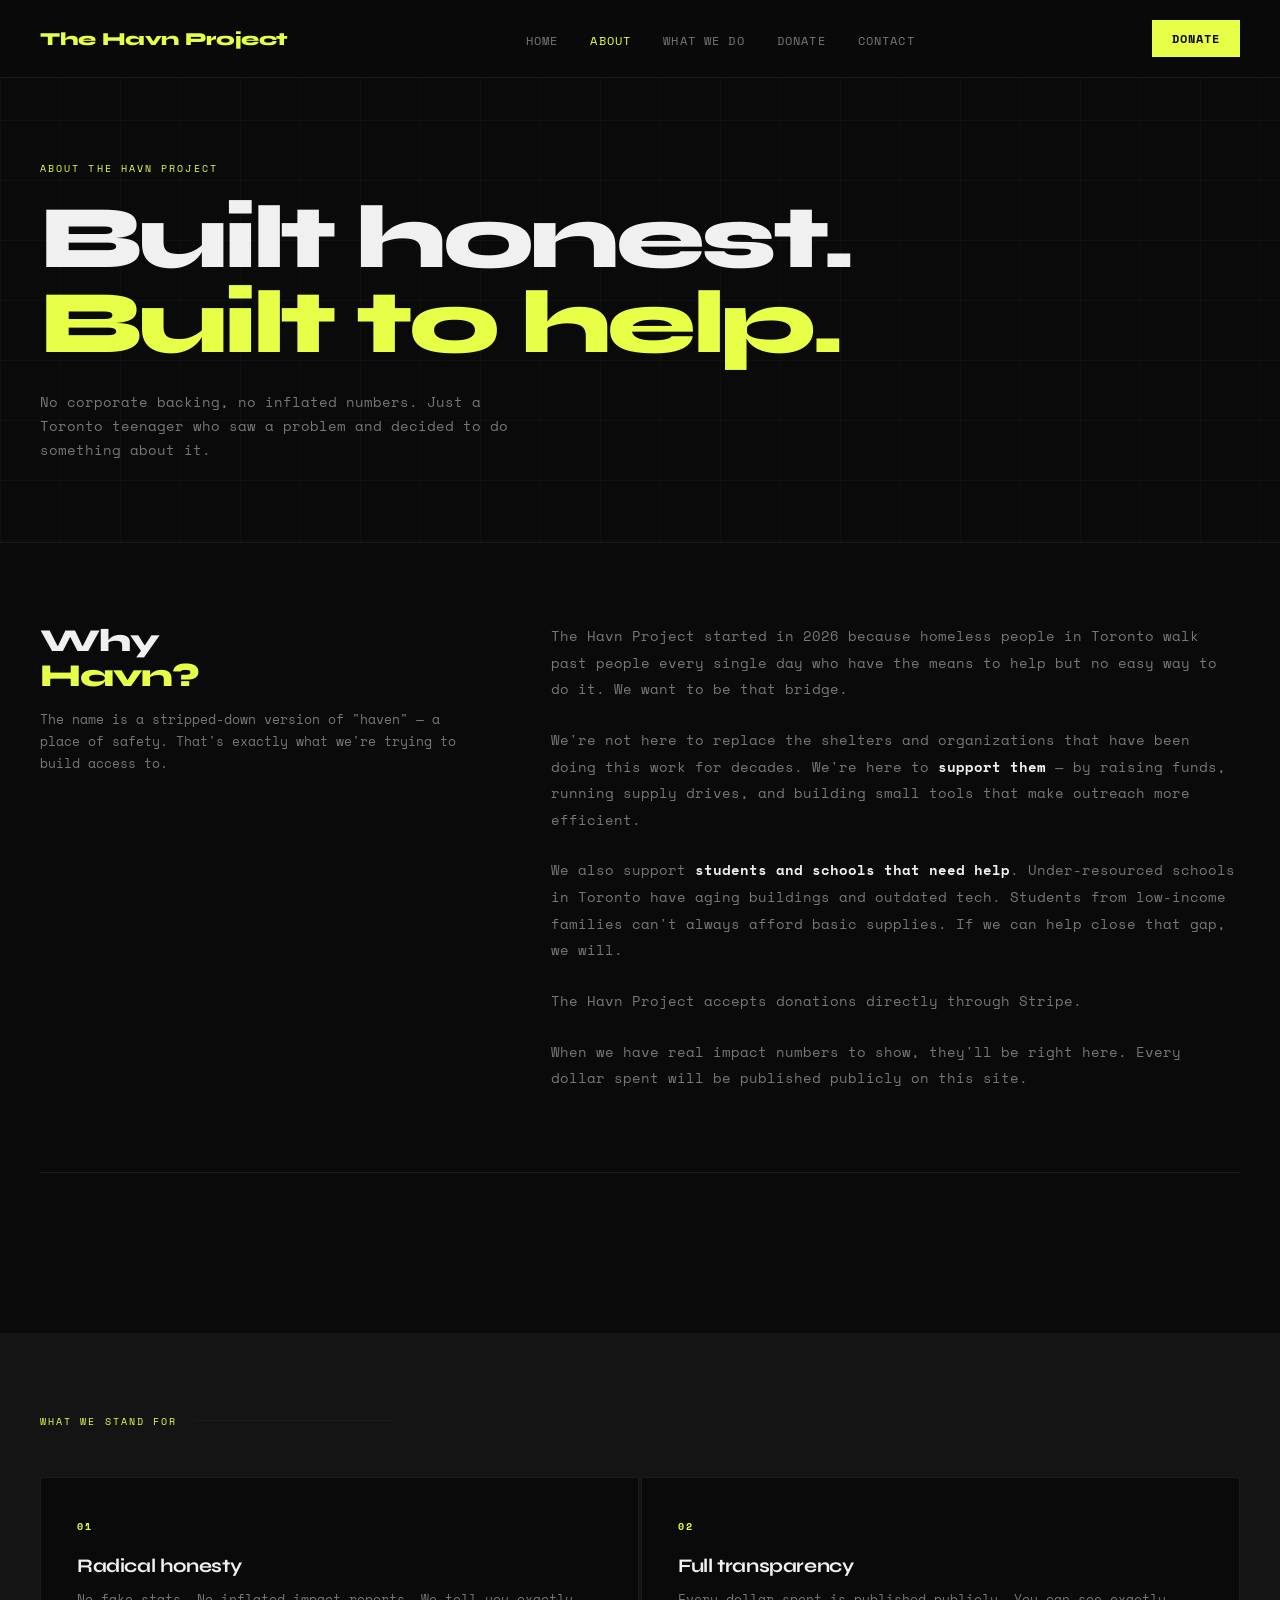
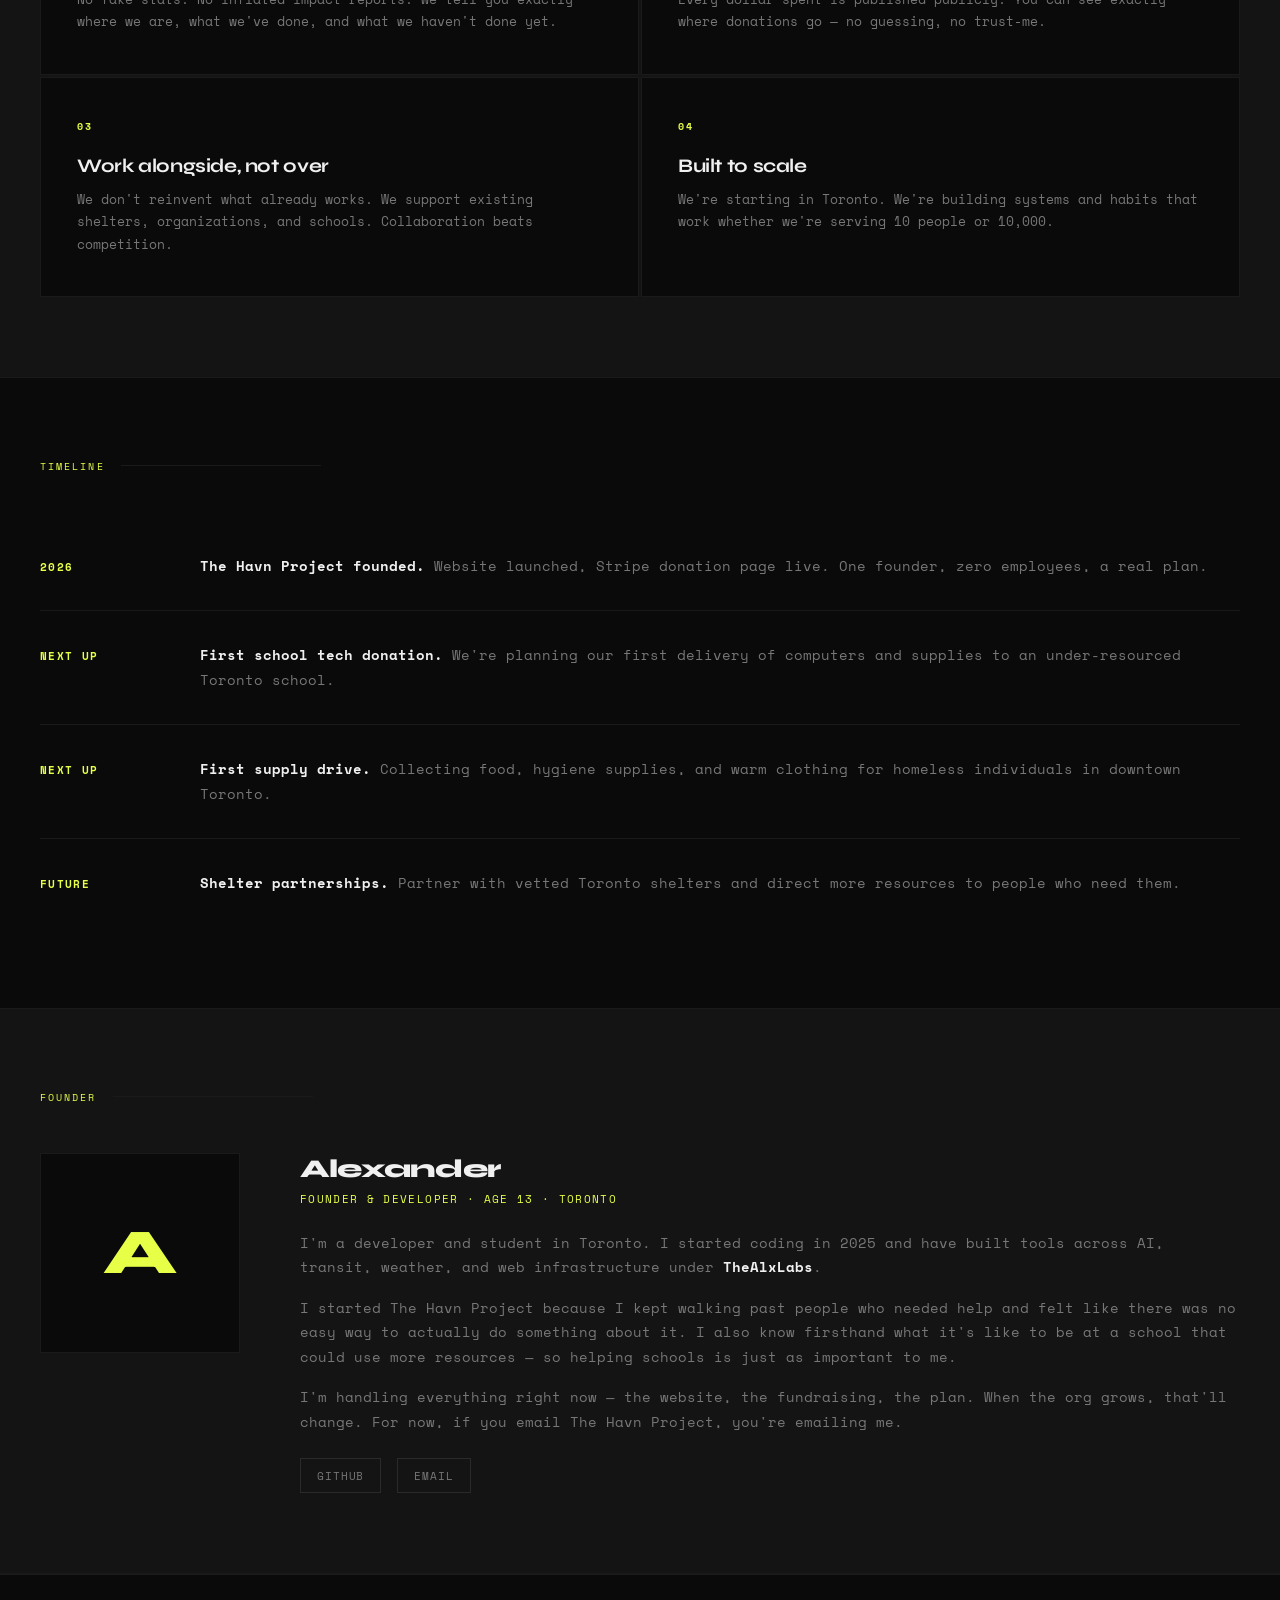
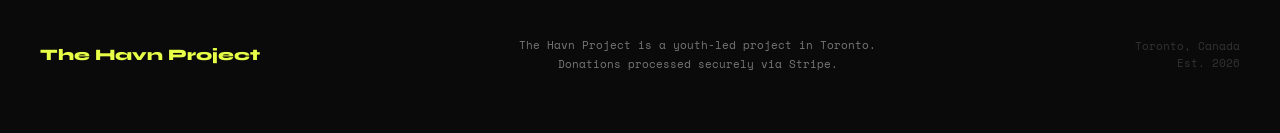
<file: about.html>
<!DOCTYPE html>
<html lang="en">
<head>
<meta charset="UTF-8">
<meta name="viewport" content="width=device-width, initial-scale=1.0">
<title>About — The Havn Project</title>
<link href="https://fonts.googleapis.com/css2?family=Space+Mono:ital,wght@0,400;0,700;1,400&family=Syne:wght@400;700;800&display=swap" rel="stylesheet">
<link rel="stylesheet" href="shared.css">
<style>
  .about-body { padding:80px 40px; }
  .about-grid { display:grid; grid-template-columns:1fr 1.6fr; gap:80px; margin-bottom:80px; padding-bottom:80px; border-bottom:1px solid #1a1a1a; }
  .about-sticky { position:sticky; top:100px; }
  .about-sticky h2 { font-family:'Syne',sans-serif; font-size:2rem; font-weight:800; letter-spacing:-0.03em; line-height:1.1; margin-bottom:16px; }
  .about-sticky h2 span { color:var(--yellow); }
  .about-sticky p { font-size:0.8rem; color:var(--text-dim); line-height:1.7; }
  .about-content p { font-size:0.9rem; line-height:1.85; color:var(--text-dim); margin-bottom:24px; }
  .about-content p strong { color:var(--white); }
  .about-content p:last-child { margin-bottom:0; }

  .values { padding:80px 40px; background:var(--grey); border-bottom:1px solid #1a1a1a; }
  .values-grid { display:grid; grid-template-columns:repeat(2,1fr); gap:2px; margin-top:48px; }
  .value-card { background:var(--black); border:1px solid #1a1a1a; padding:40px 36px; transition:border-color 0.2s; }
  .value-card:hover { border-color:#2a2a2a; }
  .value-num { font-size:0.65rem; letter-spacing:0.15em; color:var(--yellow); margin-bottom:20px; font-weight:700; }
  .value-title { font-family:'Syne',sans-serif; font-size:1.2rem; font-weight:700; margin-bottom:12px; letter-spacing:-0.02em; }
  .value-desc { font-size:0.8rem; color:var(--text-dim); line-height:1.75; }

  .timeline { padding:80px 40px; border-bottom:1px solid #1a1a1a; }
  .timeline-list { margin-top:48px; }
  .timeline-item { display:grid; grid-template-columns:120px 1fr; gap:40px; padding:32px 0; border-bottom:1px solid #1a1a1a; }
  .timeline-item:last-child { border-bottom:none; }
  .timeline-date { font-size:0.7rem; letter-spacing:0.12em; text-transform:uppercase; color:var(--yellow); padding-top:4px; font-weight:700; }
  .timeline-text { font-size:0.85rem; color:var(--text-dim); line-height:1.8; }
  .timeline-text strong { color:var(--white); }

  .founder { padding:80px 40px; background:var(--grey); border-bottom:1px solid #1a1a1a; }
  .founder-inner { display:grid; grid-template-columns:200px 1fr; gap:60px; align-items:start; }
  .founder-avatar { width:200px; height:200px; border:1px solid #1a1a1a; background:var(--black); display:flex; align-items:center; justify-content:center; font-family:'Syne',sans-serif; font-size:4rem; font-weight:800; color:var(--yellow); flex-shrink:0; }
  .founder-name { font-family:'Syne',sans-serif; font-size:1.6rem; font-weight:800; letter-spacing:-0.03em; margin-bottom:6px; }
  .founder-role { font-size:0.7rem; letter-spacing:0.12em; text-transform:uppercase; color:var(--yellow); margin-bottom:24px; }
  .founder-bio p { font-size:0.85rem; line-height:1.8; color:var(--text-dim); margin-bottom:16px; }
  .founder-bio p strong { color:var(--white); }
  .founder-links { margin-top:24px; display:flex; gap:16px; }

  @media (max-width:768px) {
    .about-body { padding:60px 20px; }
    .about-grid { grid-template-columns:1fr; gap:40px; }
    .about-sticky { position:static; }
    .values { padding:60px 20px; }
    .values-grid { grid-template-columns:1fr; }
    .timeline { padding:60px 20px; }
    .timeline-item { grid-template-columns:1fr; gap:8px; }
    .founder { padding:60px 20px; }
    .founder-inner { grid-template-columns:1fr; gap:32px; }
    .founder-avatar { width:120px; height:120px; font-size:2.5rem; }
  }
</style>
<!-- PostHog Analytics -->
<script>
    !function(t,e){var o,n,p,r;e.__SV||(window.posthog && window.posthog.__loaded)||(window.posthog=e,e._i=[],e.init=function(i,s,a){function g(t,e){var o=e.split(".");2==o.length&&(t=t[o[0]],e=o[1]),t[e]=function(){t.push([e].concat(Array.prototype.slice.call(arguments,0)))}}(p=t.createElement("script")).type="text/javascript",p.crossOrigin="anonymous",p.async=!0,p.src=s.api_host.replace(".i.posthog.com","-assets.i.posthog.com")+"/static/array.js",(r=t.getElementsByTagName("script")[0]).parentNode.insertBefore(p,r);var u=e;for(void 0!==a?u=e[a]=[]:a="posthog",u.people=u.people||[],u.toString=function(t){var e="posthog";return"posthog"!==a&&(e+="."+a),t||(e+=" (stub)"),e},u.people.toString=function(){return u.toString(1)+".people (stub)"},o="fi init Oi Fi ft Ii Ai Ri capture calculateEventProperties Ni register register_once register_for_session unregister unregister_for_session Hi getFeatureFlag getFeatureFlagPayload getFeatureFlagResult isFeatureEnabled reloadFeatureFlags updateFlags updateEarlyAccessFeatureEnrollment getEarlyAccessFeatures on onFeatureFlags onSurveysLoaded onSessionId getSurveys getActiveMatchingSurveys renderSurvey displaySurvey cancelPendingSurvey canRenderSurvey canRenderSurveyAsync qi identify setPersonProperties group resetGroups setPersonPropertiesForFlags resetPersonPropertiesForFlags setGroupPropertiesForFlags resetGroupPropertiesForFlags reset get_distinct_id getGroups get_session_id get_session_replay_url alias set_config startSessionRecording stopSessionRecording sessionRecordingStarted captureException startExceptionAutocapture stopExceptionAutocapture loadToolbar get_property getSessionProperty zi Li createPersonProfile setInternalOrTestUser Bi $i Wi opt_in_capturing opt_out_capturing has_opted_in_capturing has_opted_out_capturing get_explicit_consent_status is_capturing clear_opt_in_out_capturing Mi debug bt ji getPageViewId captureTraceFeedback captureTraceMetric Si".split(" "),n=0;n<o.length;n++)g(u,o[n]);e._i.push([i,s,a])},e.__SV=1)}(document,window.posthog||[]);
    posthog.init('phc_44Ow1DHNtOGD7R5GnHWy58RMUoAfHniU2NkiRrVPaqj', {
        api_host: 'https://f.thealxlabs.ca', // your managed reverse proxy domain
        ui_host: 'https://us.posthog.com', // necessary because you're using a proxy, this way links will point back to PostHog properly
        defaults: '2026-01-30',
        person_profiles: 'always', // or 'always' to create profiles for anonymous users as well
    })
</script>
<body>

<nav>
  <a href="index.html" class="nav-logo">The Havn Project</a>
  <ul class="nav-links">
    <li><a href="index.html">Home</a></li>
    <li><a href="about.html" class="active">About</a></li>
    <li><a href="what-we-do.html">What We Do</a></li>
    <li><a href="donate.html">Donate</a></li>
    <li><a href="contact.html">Contact</a></li>
  </ul>
  <a href="donate.html" class="nav-cta">Donate</a>
</nav>

<div class="page-header">
  <div class="page-header-grid"></div>
  <p class="page-tag">About The Havn Project</p>
  <h1 class="page-title">Built honest.<br><span>Built to help.</span></h1>
  <p class="page-subtitle">No corporate backing, no inflated numbers. Just a Toronto teenager who saw a problem and decided to do something about it.</p>
</div>

<section class="about-body">
  <div class="about-grid">
    <div class="about-sticky">
      <h2>Why<br><span>Havn?</span></h2>
      <p style="margin-top:16px;">The name is a stripped-down version of "haven" — a place of safety. That's exactly what we're trying to build access to.</p>
    </div>
    <div class="about-content">
      <p>The Havn Project started in 2026 because homeless people in Toronto walk past people every single day who have the means to help but no easy way to do it. We want to be that bridge.</p>
      <p>We're not here to replace the shelters and organizations that have been doing this work for decades. We're here to <strong>support them</strong> — by raising funds, running supply drives, and building small tools that make outreach more efficient.</p>
      <p>We also support <strong>students and schools that need help</strong>. Under-resourced schools in Toronto have aging buildings and outdated tech. Students from low-income families can't always afford basic supplies. If we can help close that gap, we will.</p>
      <p>The Havn Project accepts donations directly through Stripe. </p>
      <p>When we have real impact numbers to show, they'll be right here. Every dollar spent will be published publicly on this site.</p>
    </div>
  </div>
</section>

<section class="values">
  <div class="section-label">What we stand for</div>
  <div class="values-grid">
    <div class="value-card">
      <div class="value-num">01</div>
      <div class="value-title">Radical honesty</div>
      <p class="value-desc">No fake stats. No inflated impact reports. We tell you exactly where we are, what we've done, and what we haven't done yet.</p>
    </div>
    <div class="value-card">
      <div class="value-num">02</div>
      <div class="value-title">Full transparency</div>
      <p class="value-desc">Every dollar spent is published publicly. You can see exactly where donations go — no guessing, no trust-me.</p>
    </div>
    <div class="value-card">
      <div class="value-num">03</div>
      <div class="value-title">Work alongside, not over</div>
      <p class="value-desc">We don't reinvent what already works. We support existing shelters, organizations, and schools. Collaboration beats competition.</p>
    </div>
    <div class="value-card">
      <div class="value-num">04</div>
      <div class="value-title">Built to scale</div>
      <p class="value-desc">We're starting in Toronto. We're building systems and habits that work whether we're serving 10 people or 10,000.</p>
    </div>
  </div>
</section>

<section class="timeline">
  <div class="section-label">Timeline</div>
  <div class="timeline-list">
    <div class="timeline-item">
      <div class="timeline-date">2026</div>
      <div class="timeline-text"><strong>The Havn Project founded.</strong> Website launched, Stripe donation page live. One founder, zero employees, a real plan.</div>
    </div>
    <div class="timeline-item">
      <div class="timeline-date">Next up</div>
      <div class="timeline-text"><strong>First school tech donation.</strong> We're planning our first delivery of computers and supplies to an under-resourced Toronto school.</div>
    </div>
    <div class="timeline-item">
      <div class="timeline-date">Next up</div>
      <div class="timeline-text"><strong>First supply drive.</strong> Collecting food, hygiene supplies, and warm clothing for homeless individuals in downtown Toronto.</div>
    </div>
    <div class="timeline-item">
      <div class="timeline-date">Future</div>
      <div class="timeline-text"><strong>Shelter partnerships.</strong> Partner with vetted Toronto shelters and direct more resources to people who need them.</div>
    </div>
  </div>
</section>

<section class="founder">
  <div class="section-label">Founder</div>
  <div class="founder-inner">
    <div class="founder-avatar">A</div>
    <div>
      <div class="founder-name">Alexander</div>
      <div class="founder-role">Founder & Developer · Age 13 · Toronto</div>
      <div class="founder-bio">
        <p>I'm a developer and student in Toronto. I started coding in 2025 and have built tools across AI, transit, weather, and web infrastructure under <strong>TheAlxLabs</strong>.</p>
        <p>I started The Havn Project because I kept walking past people who needed help and felt like there was no easy way to actually do something about it. I also know firsthand what it's like to be at a school that could use more resources — so helping schools is just as important to me.</p>
        <p>I'm handling everything right now — the website, the fundraising, the plan. When the org grows, that'll change. For now, if you email The Havn Project, you're emailing me.</p>
      </div>
      <div class="founder-links">
        <a href="https://github.com/thealxlabs" target="_blank" class="btn-ghost" style="font-size:0.7rem;padding:8px 16px;">GitHub</a>
        <a href="mailto:havn@thealxlabs.ca" class="btn-ghost" style="font-size:0.7rem;padding:8px 16px;">Email</a>
      </div>
    </div>
  </div>
</section>

<footer>
  <a href="index.html" class="footer-logo">The Havn Project</a>
  <div class="footer-note">The Havn Project is a youth-led project in Toronto.<br>Donations processed securely via Stripe. </div>
  <div class="footer-right">Toronto, Canada<br>Est. 2026</div>
</footer>

</body>
</html>
</file>
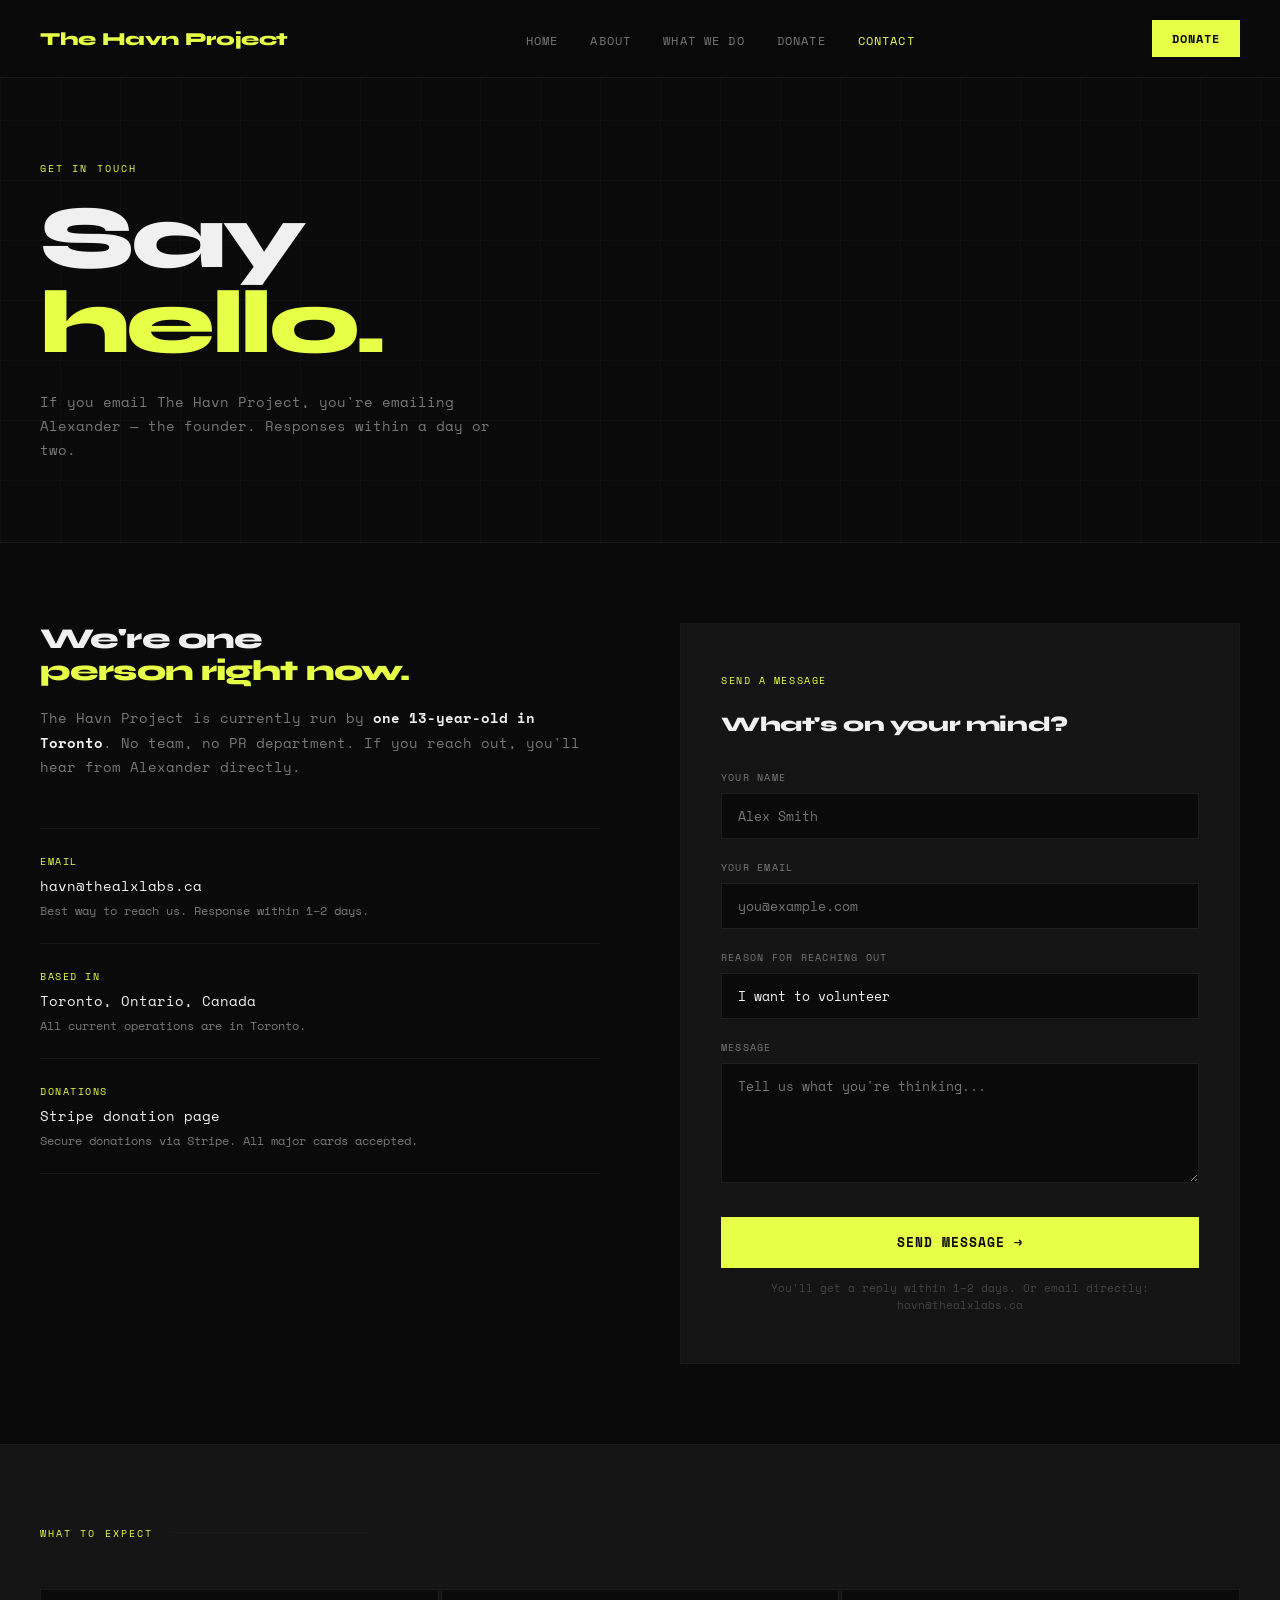
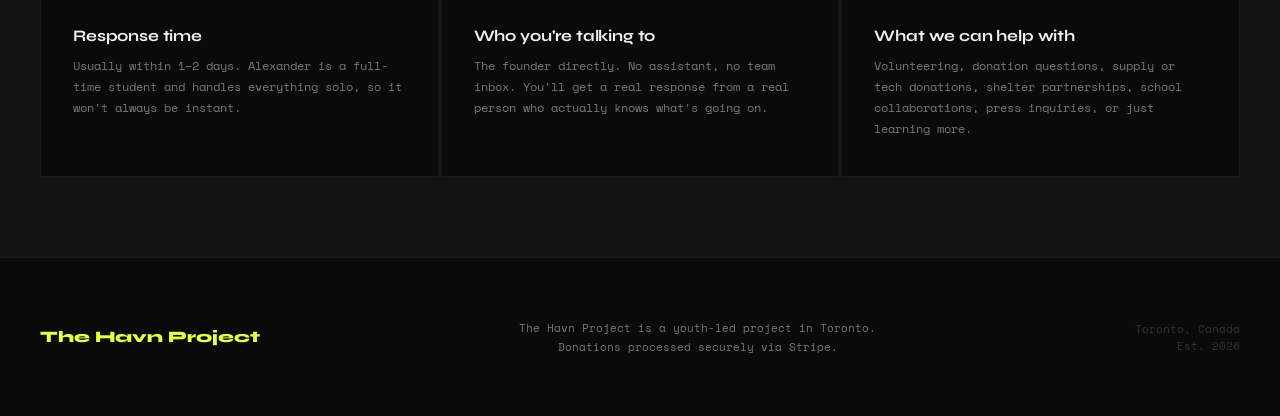
<file: contact.html>
<!DOCTYPE html>
<html lang="en">
<head>
<meta charset="UTF-8">
<meta name="viewport" content="width=device-width, initial-scale=1.0">
<title>Contact — The Havn Project</title>
<link href="https://fonts.googleapis.com/css2?family=Space+Mono:ital,wght@0,400;0,700;1,400&family=Syne:wght@400;700;800&display=swap" rel="stylesheet">
<link rel="stylesheet" href="shared.css">
<style>
  .contact-body { padding:80px 40px; display:grid; grid-template-columns:1fr 1fr; gap:80px; align-items:start; border-bottom:1px solid #1a1a1a; }
  .contact-info h2 { font-family:'Syne',sans-serif; font-size:1.8rem; font-weight:800; letter-spacing:-0.03em; line-height:1.1; margin-bottom:20px; }
  .contact-info h2 span { color:var(--yellow); }
  .contact-info p { font-size:0.85rem; line-height:1.8; color:var(--text-dim); margin-bottom:48px; }
  .contact-info p strong { color:var(--white); }
  .contact-methods { display:flex; flex-direction:column; }
  .contact-method { display:flex; flex-direction:column; gap:6px; padding:24px 0; border-bottom:1px solid #1a1a1a; }
  .contact-method:first-child { border-top:1px solid #1a1a1a; }
  .method-label { font-size:0.65rem; letter-spacing:0.15em; text-transform:uppercase; color:var(--yellow); }
  .method-value { font-size:0.9rem; color:var(--white); text-decoration:none; transition:color 0.2s; }
  a.method-value:hover { color:var(--yellow); }
  .method-note { font-size:0.72rem; color:var(--text-dim); }

  .contact-form-wrap { background:var(--grey); border:1px solid #1a1a1a; padding:48px 40px; position:sticky; top:100px; }
  .form-label-top { font-size:0.65rem; letter-spacing:0.15em; text-transform:uppercase; color:var(--yellow); margin-bottom:24px; }
  .form-title { font-family:'Syne',sans-serif; font-size:1.3rem; font-weight:800; letter-spacing:-0.02em; margin-bottom:32px; }
  .form-group { margin-bottom:20px; }
  .form-group label { display:block; font-size:0.65rem; letter-spacing:0.12em; text-transform:uppercase; color:var(--text-dim); margin-bottom:8px; }
  .form-group input, .form-group textarea, .form-group select { width:100%; background:var(--black); border:1px solid #1f1f1f; color:var(--white); font-family:'Space Mono',monospace; font-size:0.82rem; padding:12px 16px; outline:none; transition:border-color 0.2s; appearance:none; cursor:crosshair; }
  .form-group input:focus, .form-group textarea:focus, .form-group select:focus { border-color:var(--yellow); }
  .form-group textarea { resize:vertical; min-height:120px; }
  .form-submit { width:100%; background:var(--yellow); color:var(--black); border:none; padding:16px; font-family:'Space Mono',monospace; font-size:0.8rem; font-weight:700; text-transform:uppercase; letter-spacing:0.08em; cursor:crosshair; transition:opacity 0.2s; margin-top:8px; }
  .form-submit:hover { opacity:0.85; }
  .form-disclaimer { font-size:0.68rem; color:#444; margin-top:12px; line-height:1.6; text-align:center; }

  .expect { padding:80px 40px; background:var(--grey); }
  .expect-grid { display:grid; grid-template-columns:repeat(3,1fr); gap:2px; margin-top:48px; }
  .expect-card { background:var(--black); border:1px solid #1a1a1a; padding:36px 32px; }
  .expect-title { font-family:'Syne',sans-serif; font-size:1rem; font-weight:700; margin-bottom:10px; letter-spacing:-0.01em; }
  .expect-desc { font-size:0.78rem; color:var(--text-dim); line-height:1.7; }

  @media (max-width:768px) {
    .contact-body { grid-template-columns:1fr; gap:40px; padding:60px 20px; }
    .contact-form-wrap { position:static; padding:32px 24px; }
    .expect { padding:60px 20px; }
    .expect-grid { grid-template-columns:1fr; }
  }
</style>
<!-- PostHog Analytics -->
<script>
    !function(t,e){var o,n,p,r;e.__SV||(window.posthog && window.posthog.__loaded)||(window.posthog=e,e._i=[],e.init=function(i,s,a){function g(t,e){var o=e.split(".");2==o.length&&(t=t[o[0]],e=o[1]),t[e]=function(){t.push([e].concat(Array.prototype.slice.call(arguments,0)))}}(p=t.createElement("script")).type="text/javascript",p.crossOrigin="anonymous",p.async=!0,p.src=s.api_host.replace(".i.posthog.com","-assets.i.posthog.com")+"/static/array.js",(r=t.getElementsByTagName("script")[0]).parentNode.insertBefore(p,r);var u=e;for(void 0!==a?u=e[a]=[]:a="posthog",u.people=u.people||[],u.toString=function(t){var e="posthog";return"posthog"!==a&&(e+="."+a),t||(e+=" (stub)"),e},u.people.toString=function(){return u.toString(1)+".people (stub)"},o="fi init Oi Fi ft Ii Ai Ri capture calculateEventProperties Ni register register_once register_for_session unregister unregister_for_session Hi getFeatureFlag getFeatureFlagPayload getFeatureFlagResult isFeatureEnabled reloadFeatureFlags updateFlags updateEarlyAccessFeatureEnrollment getEarlyAccessFeatures on onFeatureFlags onSurveysLoaded onSessionId getSurveys getActiveMatchingSurveys renderSurvey displaySurvey cancelPendingSurvey canRenderSurvey canRenderSurveyAsync qi identify setPersonProperties group resetGroups setPersonPropertiesForFlags resetPersonPropertiesForFlags setGroupPropertiesForFlags resetGroupPropertiesForFlags reset get_distinct_id getGroups get_session_id get_session_replay_url alias set_config startSessionRecording stopSessionRecording sessionRecordingStarted captureException startExceptionAutocapture stopExceptionAutocapture loadToolbar get_property getSessionProperty zi Li createPersonProfile setInternalOrTestUser Bi $i Wi opt_in_capturing opt_out_capturing has_opted_in_capturing has_opted_out_capturing get_explicit_consent_status is_capturing clear_opt_in_out_capturing Mi debug bt ji getPageViewId captureTraceFeedback captureTraceMetric Si".split(" "),n=0;n<o.length;n++)g(u,o[n]);e._i.push([i,s,a])},e.__SV=1)}(document,window.posthog||[]);
    posthog.init('phc_44Ow1DHNtOGD7R5GnHWy58RMUoAfHniU2NkiRrVPaqj', {
        api_host: 'https://f.thealxlabs.ca', // your managed reverse proxy domain
        ui_host: 'https://us.posthog.com', // necessary because you're using a proxy, this way links will point back to PostHog properly
        defaults: '2026-01-30',
        person_profiles: 'always', // or 'always' to create profiles for anonymous users as well
    })
</script>
</head>
<body>

<nav>
  <a href="index.html" class="nav-logo">The Havn Project</a>
  <ul class="nav-links">
    <li><a href="index.html">Home</a></li>
    <li><a href="about.html">About</a></li>
    <li><a href="what-we-do.html">What We Do</a></li>
    <li><a href="donate.html">Donate</a></li>
    <li><a href="contact.html" class="active">Contact</a></li>
  </ul>
  <a href="donate.html" class="nav-cta">Donate</a>
</nav>

<div class="page-header">
  <div class="page-header-grid"></div>
  <p class="page-tag">Get in touch</p>
  <h1 class="page-title">Say<br><span>hello.</span></h1>
  <p class="page-subtitle">If you email The Havn Project, you're emailing Alexander — the founder. Responses within a day or two.</p>
</div>

<section class="contact-body">
  <div class="contact-info">
    <h2>We're one<br><span>person right now.</span></h2>
    <p>The Havn Project is currently run by <strong>one 13-year-old in Toronto</strong>. No team, no PR department. If you reach out, you'll hear from Alexander directly.</p>
    <div class="contact-methods">
      <div class="contact-method">
        <span class="method-label">Email</span>
        <a href="mailto:havn@thealxlabs.ca" class="method-value">havn@thealxlabs.ca</a>
        <span class="method-note">Best way to reach us. Response within 1–2 days.</span>
      </div>
      <div class="contact-method">
        <span class="method-label">Based in</span>
        <span class="method-value">Toronto, Ontario, Canada</span>
        <span class="method-note">All current operations are in Toronto.</span>
      </div>
      <div class="contact-method">
        <span class="method-label">Donations</span>
        <a href="https://donate.stripe.com/6oU9AUdRu7Op0et1WWbsc00" target="_blank" class="method-value">Stripe donation page</a>
        <span class="method-note">Secure donations via Stripe. All major cards accepted.</span>
      </div>
    </div>
  </div>

  <div class="contact-form-wrap">
    <div class="form-label-top">Send a message</div>
    <div class="form-title">What's on your mind?</div>
    <form action="https://formspree.io/f/meerbwev" method="POST">
      <input type="hidden" name="_replyto" value="havn@thealxlabs.ca">
      <div class="form-group">
        <label for="name">Your name</label>
        <input type="text" id="name" name="name" placeholder="Alex Smith" required>
      </div>
      <div class="form-group">
        <label for="email">Your email</label>
        <input type="email" id="email" name="email" placeholder="you@example.com" required>
      </div>
      <div class="form-group">
        <label for="reason">Reason for reaching out</label>
        <select id="reason" name="subject">
          <option value="Volunteering">I want to volunteer</option>
          <option value="Donation question">Question about donating</option>
          <option value="Donate supplies or tech">I want to donate supplies or tech</option>
          <option value="Partnership">Partnership / shelter outreach</option>
          <option value="School collaboration">School collaboration</option>
          <option value="Press">Press / media</option>
          <option value="Other">Other</option>
        </select>
      </div>
      <div class="form-group">
        <label for="message">Message</label>
        <textarea id="message" name="message" placeholder="Tell us what you're thinking..." required></textarea>
      </div>
      <button type="submit" class="form-submit">Send message →</button>
      <p class="form-disclaimer">You'll get a reply within 1–2 days. Or email directly: havn@thealxlabs.ca</p>
    </form>
  </div>
</section>

<section class="expect">
  <div class="section-label">What to expect</div>
  <div class="expect-grid">
    <div class="expect-card">
      <div class="expect-title">Response time</div>
      <p class="expect-desc">Usually within 1–2 days. Alexander is a full-time student and handles everything solo, so it won't always be instant.</p>
    </div>
    <div class="expect-card">
      <div class="expect-title">Who you're talking to</div>
      <p class="expect-desc">The founder directly. No assistant, no team inbox. You'll get a real response from a real person who actually knows what's going on.</p>
    </div>
    <div class="expect-card">
      <div class="expect-title">What we can help with</div>
      <p class="expect-desc">Volunteering, donation questions, supply or tech donations, shelter partnerships, school collaborations, press inquiries, or just learning more.</p>
    </div>
  </div>
</section>

<footer>
  <a href="index.html" class="footer-logo">The Havn Project</a>
  <div class="footer-note">The Havn Project is a youth-led project in Toronto.<br>Donations processed securely via Stripe. </div>
  <div class="footer-right">Toronto, Canada<br>Est. 2026</div>
</footer>

</body>
</html>
</file>
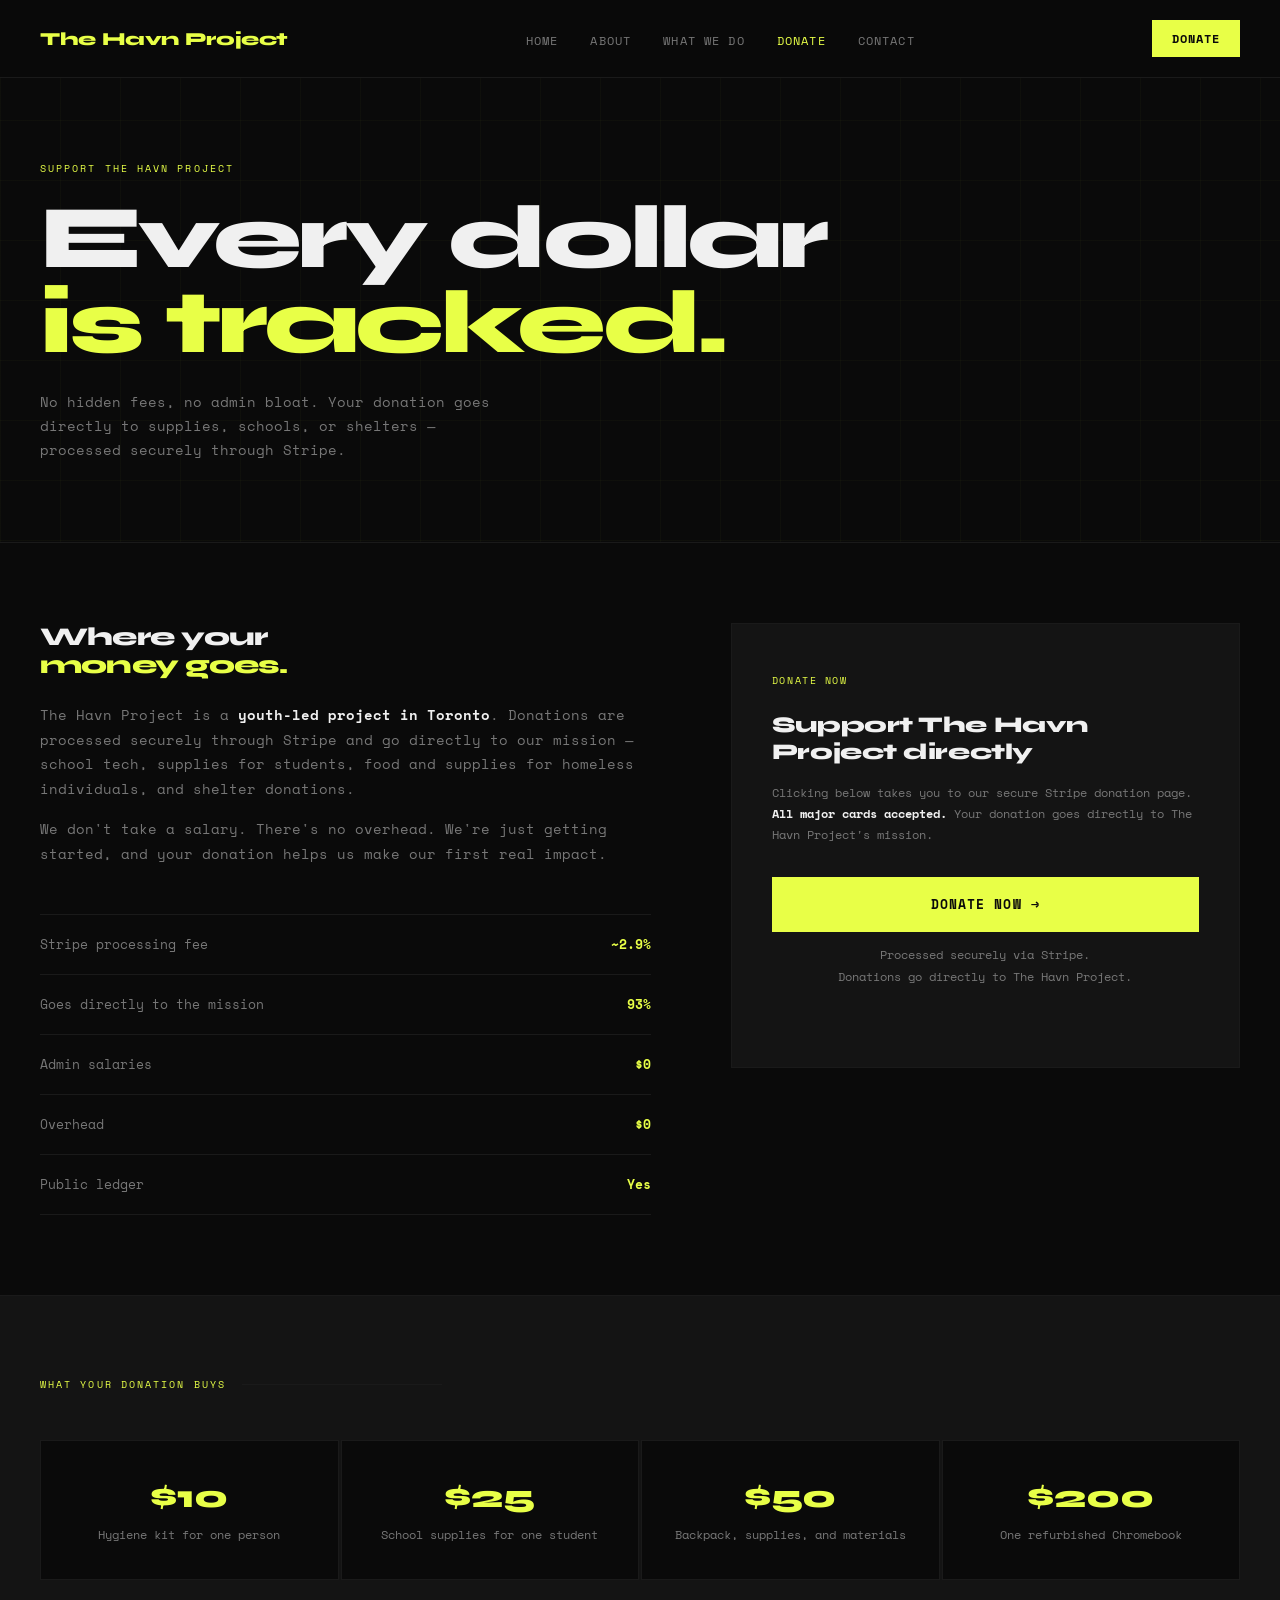
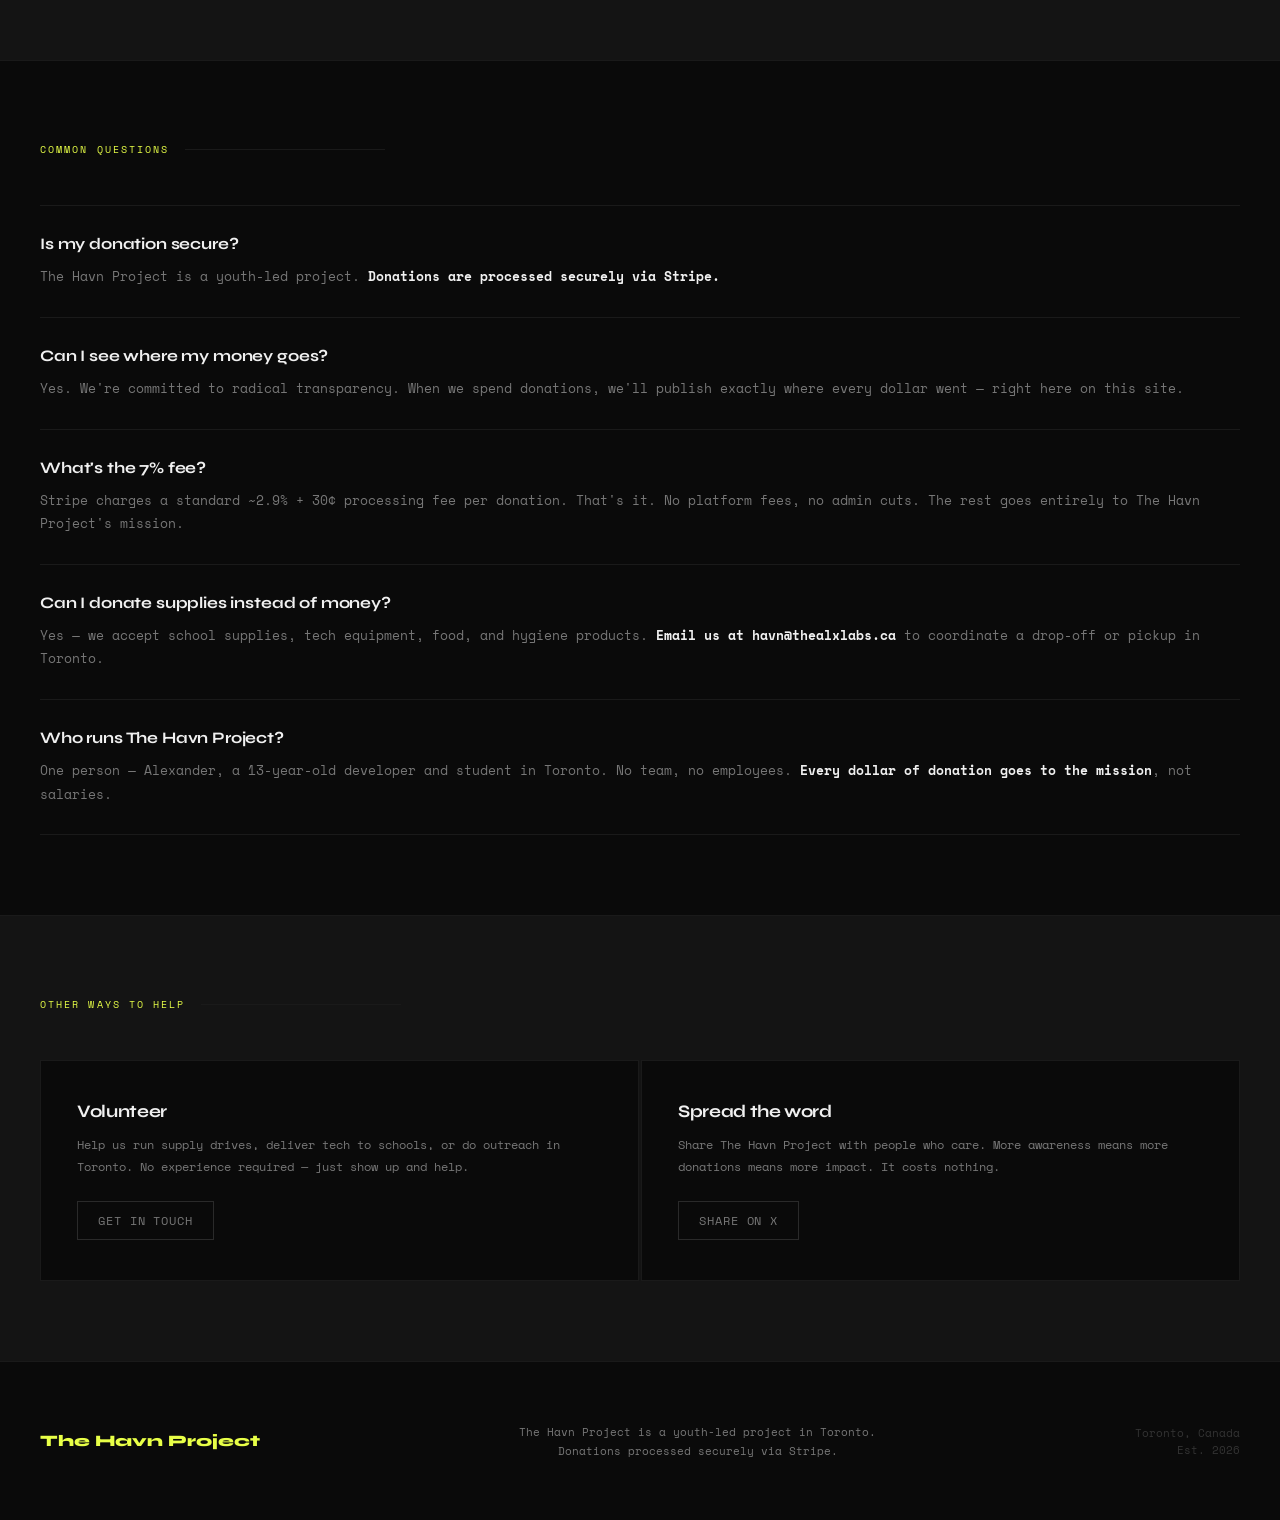
<file: donate.html>
<!DOCTYPE html>
<html lang="en">
<head>
<meta charset="UTF-8">
<meta name="viewport" content="width=device-width, initial-scale=1.0">
<title>Donate — The Havn Project</title>
<link href="https://fonts.googleapis.com/css2?family=Space+Mono:ital,wght@0,400;0,700;1,400&family=Syne:wght@400;700;800&display=swap" rel="stylesheet">
<link rel="stylesheet" href="shared.css">
<style>
  .donate-body { padding:80px 40px; }
  .donate-grid { display:grid; grid-template-columns:1.2fr 1fr; gap:80px; align-items:start; }
  .donate-left h2 { font-family:'Syne',sans-serif; font-size:1.6rem; font-weight:800; letter-spacing:-0.03em; margin-bottom:24px; line-height:1.1; }
  .donate-left h2 span { color:var(--yellow); }
  .donate-left p { font-size:0.85rem; line-height:1.8; color:var(--text-dim); margin-bottom:16px; }
  .donate-left p strong { color:var(--white); }
  .donate-breakdown { margin-top:48px; border-top:1px solid #1a1a1a; }
  .breakdown-item { display:flex; justify-content:space-between; align-items:center; padding:20px 0; border-bottom:1px solid #1a1a1a; font-size:0.8rem; }
  .breakdown-label { color:var(--text-dim); }
  .breakdown-val { color:var(--yellow); font-weight:700; }

  .donate-box { border:1px solid #1a1a1a; padding:48px 40px; position:sticky; top:100px; background:var(--grey); }
  .donate-box-label { font-size:0.65rem; letter-spacing:0.15em; text-transform:uppercase; color:var(--yellow); margin-bottom:24px; }
  .donate-box h3 { font-family:'Syne',sans-serif; font-size:1.4rem; font-weight:800; letter-spacing:-0.02em; margin-bottom:16px; line-height:1.2; }
  .donate-box p { font-size:0.78rem; line-height:1.7; color:var(--text-dim); margin-bottom:32px; }
  .donate-box p strong { color:var(--white); }
  .donate-btn { display:block; width:100%; background:var(--yellow); color:var(--black); padding:18px; font-family:'Space Mono',monospace; font-size:0.8rem; font-weight:700; text-transform:uppercase; letter-spacing:0.08em; text-align:center; text-decoration:none; transition:opacity 0.2s; margin-bottom:12px; cursor:crosshair; }
  .donate-btn:hover { opacity:0.85; }
  .donate-note { font-size:0.68rem; color:#444; text-align:center; line-height:1.6; }

  .impact { padding:80px 40px; background:var(--grey); border-top:1px solid #1a1a1a; border-bottom:1px solid #1a1a1a; }
  .impact-grid { display:grid; grid-template-columns:repeat(4,1fr); gap:2px; margin-top:48px; }
  .impact-card { background:var(--black); border:1px solid #1a1a1a; padding:36px 24px; text-align:center; transition:border-color 0.2s; }
  .impact-card:hover { border-color:#2a2a2a; }
  .impact-amount { font-family:'Syne',sans-serif; font-size:2rem; font-weight:800; color:var(--yellow); margin-bottom:10px; }
  .impact-desc { font-size:0.72rem; color:var(--text-dim); line-height:1.5; }

  .faq { padding:80px 40px; border-bottom:1px solid #1a1a1a; }
  .faq-list { margin-top:48px; }
  .faq-item { padding:28px 0; border-bottom:1px solid #1a1a1a; }
  .faq-item:first-child { border-top:1px solid #1a1a1a; }
  .faq-q { font-family:'Syne',sans-serif; font-size:1rem; font-weight:700; margin-bottom:12px; letter-spacing:-0.01em; }
  .faq-a { font-size:0.82rem; color:var(--text-dim); line-height:1.8; }
  .faq-a strong { color:var(--white); }

  .other-ways { padding:80px 40px; background:var(--grey); }
  .other-grid { display:grid; grid-template-columns:repeat(2,1fr); gap:2px; margin-top:48px; }
  .other-card { background:var(--black); border:1px solid #1a1a1a; padding:40px 36px; transition:border-color 0.2s; }
  .other-card:hover { border-color:#2a2a2a; }
  .other-title { font-family:'Syne',sans-serif; font-size:1.1rem; font-weight:700; margin-bottom:12px; letter-spacing:-0.02em; }
  .other-desc { font-size:0.78rem; color:var(--text-dim); line-height:1.7; margin-bottom:24px; }

  @media (max-width:768px) {
    .donate-body { padding:60px 20px; }
    .donate-grid { grid-template-columns:1fr; gap:40px; }
    .donate-box { position:static; }
    .impact { padding:60px 20px; }
    .impact-grid { grid-template-columns:repeat(2,1fr); }
    .faq { padding:60px 20px; }
    .other-ways { padding:60px 20px; }
    .other-grid { grid-template-columns:1fr; }
  }
</style>
<!-- PostHog Analytics -->
<script>
    !function(t,e){var o,n,p,r;e.__SV||(window.posthog && window.posthog.__loaded)||(window.posthog=e,e._i=[],e.init=function(i,s,a){function g(t,e){var o=e.split(".");2==o.length&&(t=t[o[0]],e=o[1]),t[e]=function(){t.push([e].concat(Array.prototype.slice.call(arguments,0)))}}(p=t.createElement("script")).type="text/javascript",p.crossOrigin="anonymous",p.async=!0,p.src=s.api_host.replace(".i.posthog.com","-assets.i.posthog.com")+"/static/array.js",(r=t.getElementsByTagName("script")[0]).parentNode.insertBefore(p,r);var u=e;for(void 0!==a?u=e[a]=[]:a="posthog",u.people=u.people||[],u.toString=function(t){var e="posthog";return"posthog"!==a&&(e+="."+a),t||(e+=" (stub)"),e},u.people.toString=function(){return u.toString(1)+".people (stub)"},o="fi init Oi Fi ft Ii Ai Ri capture calculateEventProperties Ni register register_once register_for_session unregister unregister_for_session Hi getFeatureFlag getFeatureFlagPayload getFeatureFlagResult isFeatureEnabled reloadFeatureFlags updateFlags updateEarlyAccessFeatureEnrollment getEarlyAccessFeatures on onFeatureFlags onSurveysLoaded onSessionId getSurveys getActiveMatchingSurveys renderSurvey displaySurvey cancelPendingSurvey canRenderSurvey canRenderSurveyAsync qi identify setPersonProperties group resetGroups setPersonPropertiesForFlags resetPersonPropertiesForFlags setGroupPropertiesForFlags resetGroupPropertiesForFlags reset get_distinct_id getGroups get_session_id get_session_replay_url alias set_config startSessionRecording stopSessionRecording sessionRecordingStarted captureException startExceptionAutocapture stopExceptionAutocapture loadToolbar get_property getSessionProperty zi Li createPersonProfile setInternalOrTestUser Bi $i Wi opt_in_capturing opt_out_capturing has_opted_in_capturing has_opted_out_capturing get_explicit_consent_status is_capturing clear_opt_in_out_capturing Mi debug bt ji getPageViewId captureTraceFeedback captureTraceMetric Si".split(" "),n=0;n<o.length;n++)g(u,o[n]);e._i.push([i,s,a])},e.__SV=1)}(document,window.posthog||[]);
    posthog.init('phc_44Ow1DHNtOGD7R5GnHWy58RMUoAfHniU2NkiRrVPaqj', {
        api_host: 'https://f.thealxlabs.ca', // your managed reverse proxy domain
        ui_host: 'https://us.posthog.com', // necessary because you're using a proxy, this way links will point back to PostHog properly
        defaults: '2026-01-30',
        person_profiles: 'always', // or 'always' to create profiles for anonymous users as well
    })
</script>
</head>
<body>

<nav>
  <a href="index.html" class="nav-logo">The Havn Project</a>
  <ul class="nav-links">
    <li><a href="index.html">Home</a></li>
    <li><a href="about.html">About</a></li>
    <li><a href="what-we-do.html">What We Do</a></li>
    <li><a href="donate.html" class="active">Donate</a></li>
    <li><a href="contact.html">Contact</a></li>
  </ul>
  <a href="donate.html" class="nav-cta">Donate</a>
</nav>

<div class="page-header">
  <div class="page-header-grid"></div>
  <p class="page-tag">Support The Havn Project</p>
  <h1 class="page-title">Every dollar<br><span>is tracked.</span></h1>
  <p class="page-subtitle">No hidden fees, no admin bloat. Your donation goes directly to supplies, schools, or shelters — processed securely through Stripe.</p>
</div>

<section class="donate-body">
  <div class="donate-grid">
    <div class="donate-left">
      <h2>Where your<br><span>money goes.</span></h2>
      <p>The Havn Project is a <strong>youth-led project in Toronto</strong>. Donations are processed securely through Stripe and go directly to our mission — school tech, supplies for students, food and supplies for homeless individuals, and shelter donations.</p>
      <p>We don't take a salary. There's no overhead. We're just getting started, and your donation helps us make our first real impact.</p>

      <div class="donate-breakdown">
        <div class="breakdown-item"><span class="breakdown-label">Stripe processing fee</span><span class="breakdown-val">~2.9%</span></div>
        <div class="breakdown-item"><span class="breakdown-label">Goes directly to the mission</span><span class="breakdown-val">93%</span></div>
        <div class="breakdown-item"><span class="breakdown-label">Admin salaries</span><span class="breakdown-val">$0</span></div>
        <div class="breakdown-item"><span class="breakdown-label">Overhead</span><span class="breakdown-val">$0</span></div>
        <div class="breakdown-item"><span class="breakdown-label">Public ledger</span><span class="breakdown-val">Yes</span></div>
      </div>
    </div>

    <div class="donate-box">
      <div class="donate-box-label">Donate now</div>
      <h3>Support The Havn Project directly</h3>
      <p>Clicking below takes you to our secure Stripe donation page. <strong>All major cards accepted.</strong> Your donation goes directly to The Havn Project's mission.</p>
      <a href="https://donate.stripe.com/6oU9AUdRu7Op0et1WWbsc00" target="_blank" class="donate-btn">Donate now →</a>
      <p class="donate-note">Processed securely via Stripe.<br>Donations go directly to The Havn Project.</p>
    </div>
  </div>
</section>

<section class="impact">
  <div class="section-label">What your donation buys</div>
  <div class="impact-grid">
    <div class="impact-card"><div class="impact-amount">$10</div><p class="impact-desc">Hygiene kit for one person</p></div>
    <div class="impact-card"><div class="impact-amount">$25</div><p class="impact-desc">School supplies for one student</p></div>
    <div class="impact-card"><div class="impact-amount">$50</div><p class="impact-desc">Backpack, supplies, and materials</p></div>
    <div class="impact-card"><div class="impact-amount">$200</div><p class="impact-desc">One refurbished Chromebook</p></div>
  </div>
</section>

<section class="faq">
  <div class="section-label">Common questions</div>
  <div class="faq-list">
    <div class="faq-item">
      <div class="faq-q">Is my donation secure?</div>
      <div class="faq-a">The Havn Project is a youth-led project. <strong>Donations are processed securely via Stripe.</strong></div>
    </div>
    <div class="faq-item">
      <div class="faq-q">Can I see where my money goes?</div>
      <div class="faq-a">Yes. We're committed to radical transparency. When we spend donations, we'll publish exactly where every dollar went — right here on this site.</div>
    </div>
    <div class="faq-item">
      <div class="faq-q">What's the 7% fee?</div>
      <div class="faq-a">Stripe charges a standard ~2.9% + 30¢ processing fee per donation. That's it. No platform fees, no admin cuts. The rest goes entirely to The Havn Project's mission.</div>
    </div>
    <div class="faq-item">
      <div class="faq-q">Can I donate supplies instead of money?</div>
      <div class="faq-a">Yes — we accept school supplies, tech equipment, food, and hygiene products. <strong>Email us at havn@thealxlabs.ca</strong> to coordinate a drop-off or pickup in Toronto.</div>
    </div>
    <div class="faq-item">
      <div class="faq-q">Who runs The Havn Project?</div>
      <div class="faq-a">One person — Alexander, a 13-year-old developer and student in Toronto. No team, no employees. <strong>Every dollar of donation goes to the mission</strong>, not salaries.</div>
    </div>
  </div>
</section>

<section class="other-ways">
  <div class="section-label">Other ways to help</div>
  <div class="other-grid">
    <div class="other-card">
      <div class="other-title">Volunteer</div>
      <p class="other-desc">Help us run supply drives, deliver tech to schools, or do outreach in Toronto. No experience required — just show up and help.</p>
      <a href="contact.html" class="btn-ghost" style="font-size:0.72rem;padding:10px 20px;">Get in touch</a>
    </div>
    <div class="other-card">
      <div class="other-title">Spread the word</div>
      <p class="other-desc">Share The Havn Project with people who care. More awareness means more donations means more impact. It costs nothing.</p>
      <a href="https://twitter.com/intent/tweet?text=Check%20out%20The%20Havn%20Project%2C%20a%20youth-led%20project%20in%20Toronto%20helping%20homeless%20individuals%20and%20under-resourced%20schools.%20havn.ca" target="_blank" class="btn-ghost" style="font-size:0.72rem;padding:10px 20px;">Share on X</a>
    </div>
  </div>
</section>

<footer>
  <a href="index.html" class="footer-logo">The Havn Project</a>
  <div class="footer-note">The Havn Project is a youth-led project in Toronto.<br>Donations processed securely via Stripe. </div>
  <div class="footer-right">Toronto, Canada<br>Est. 2026</div>
</footer>

</body>
</html>
</file>
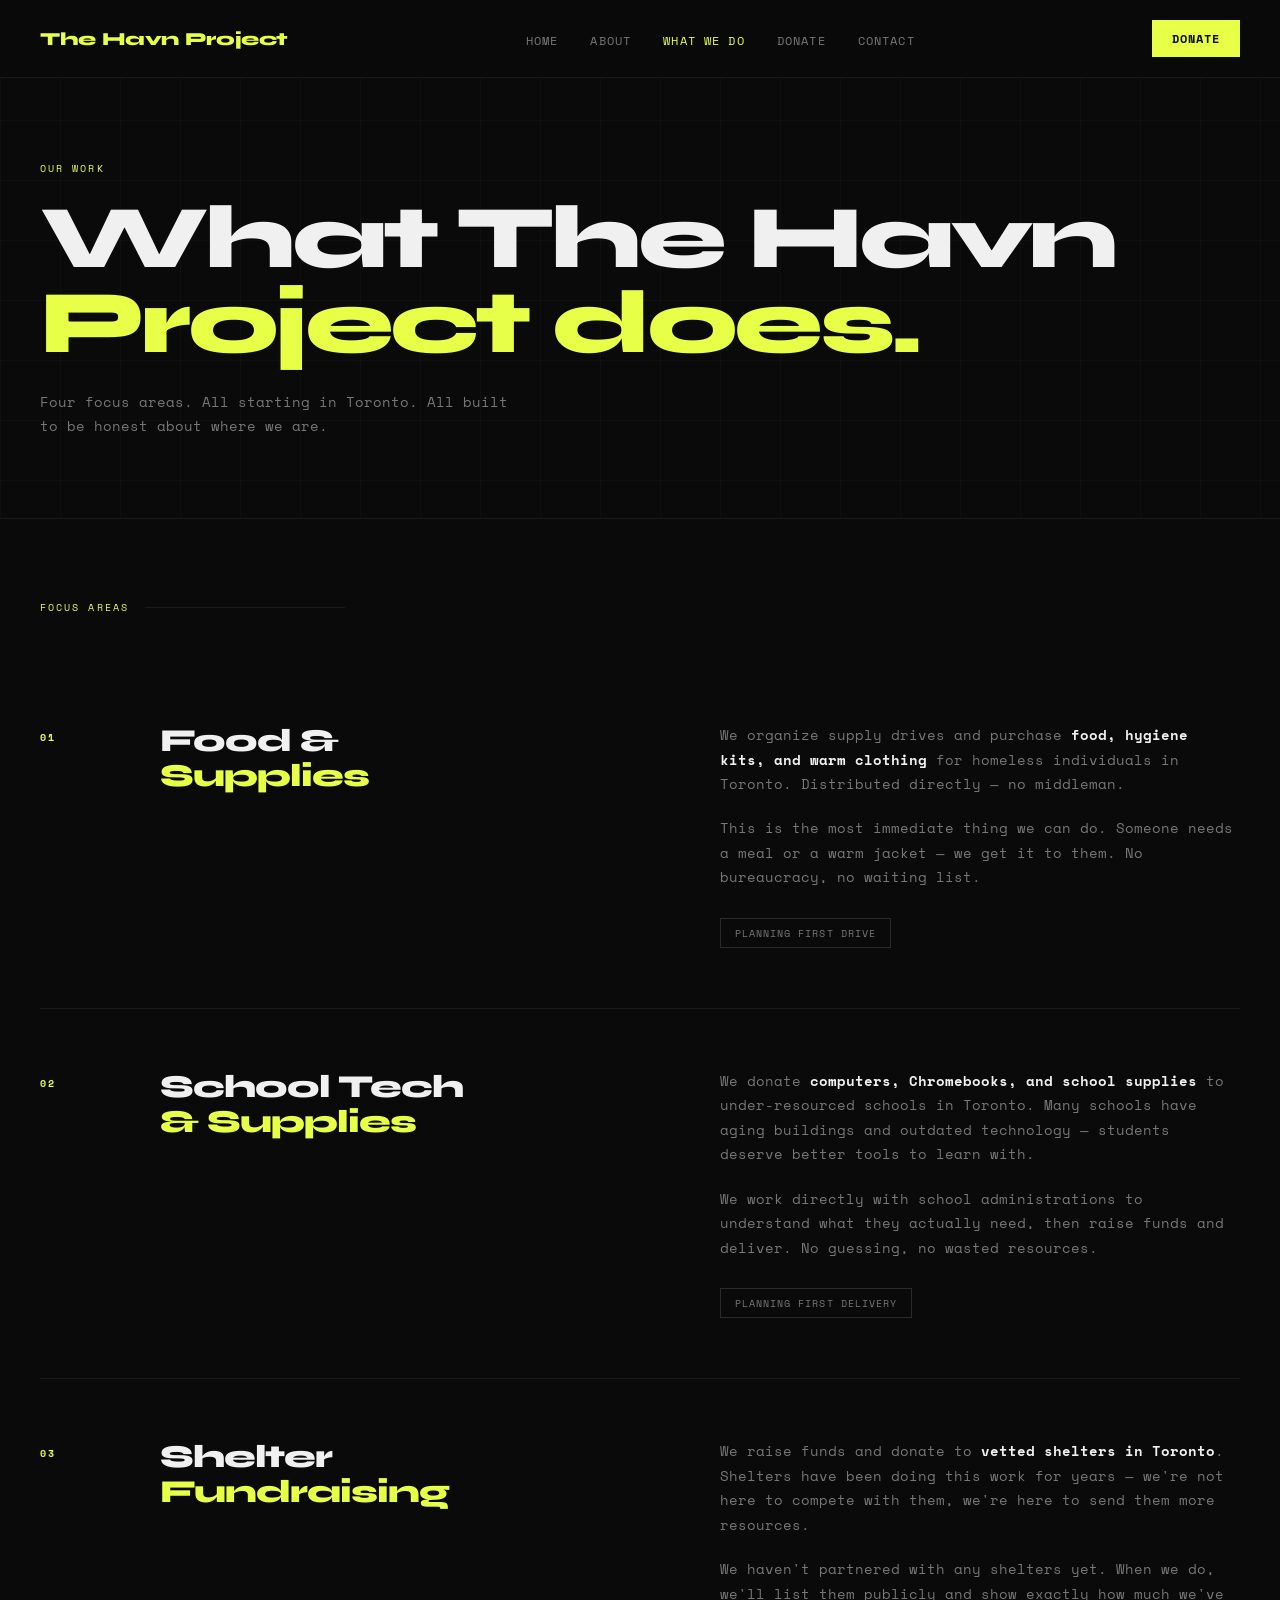
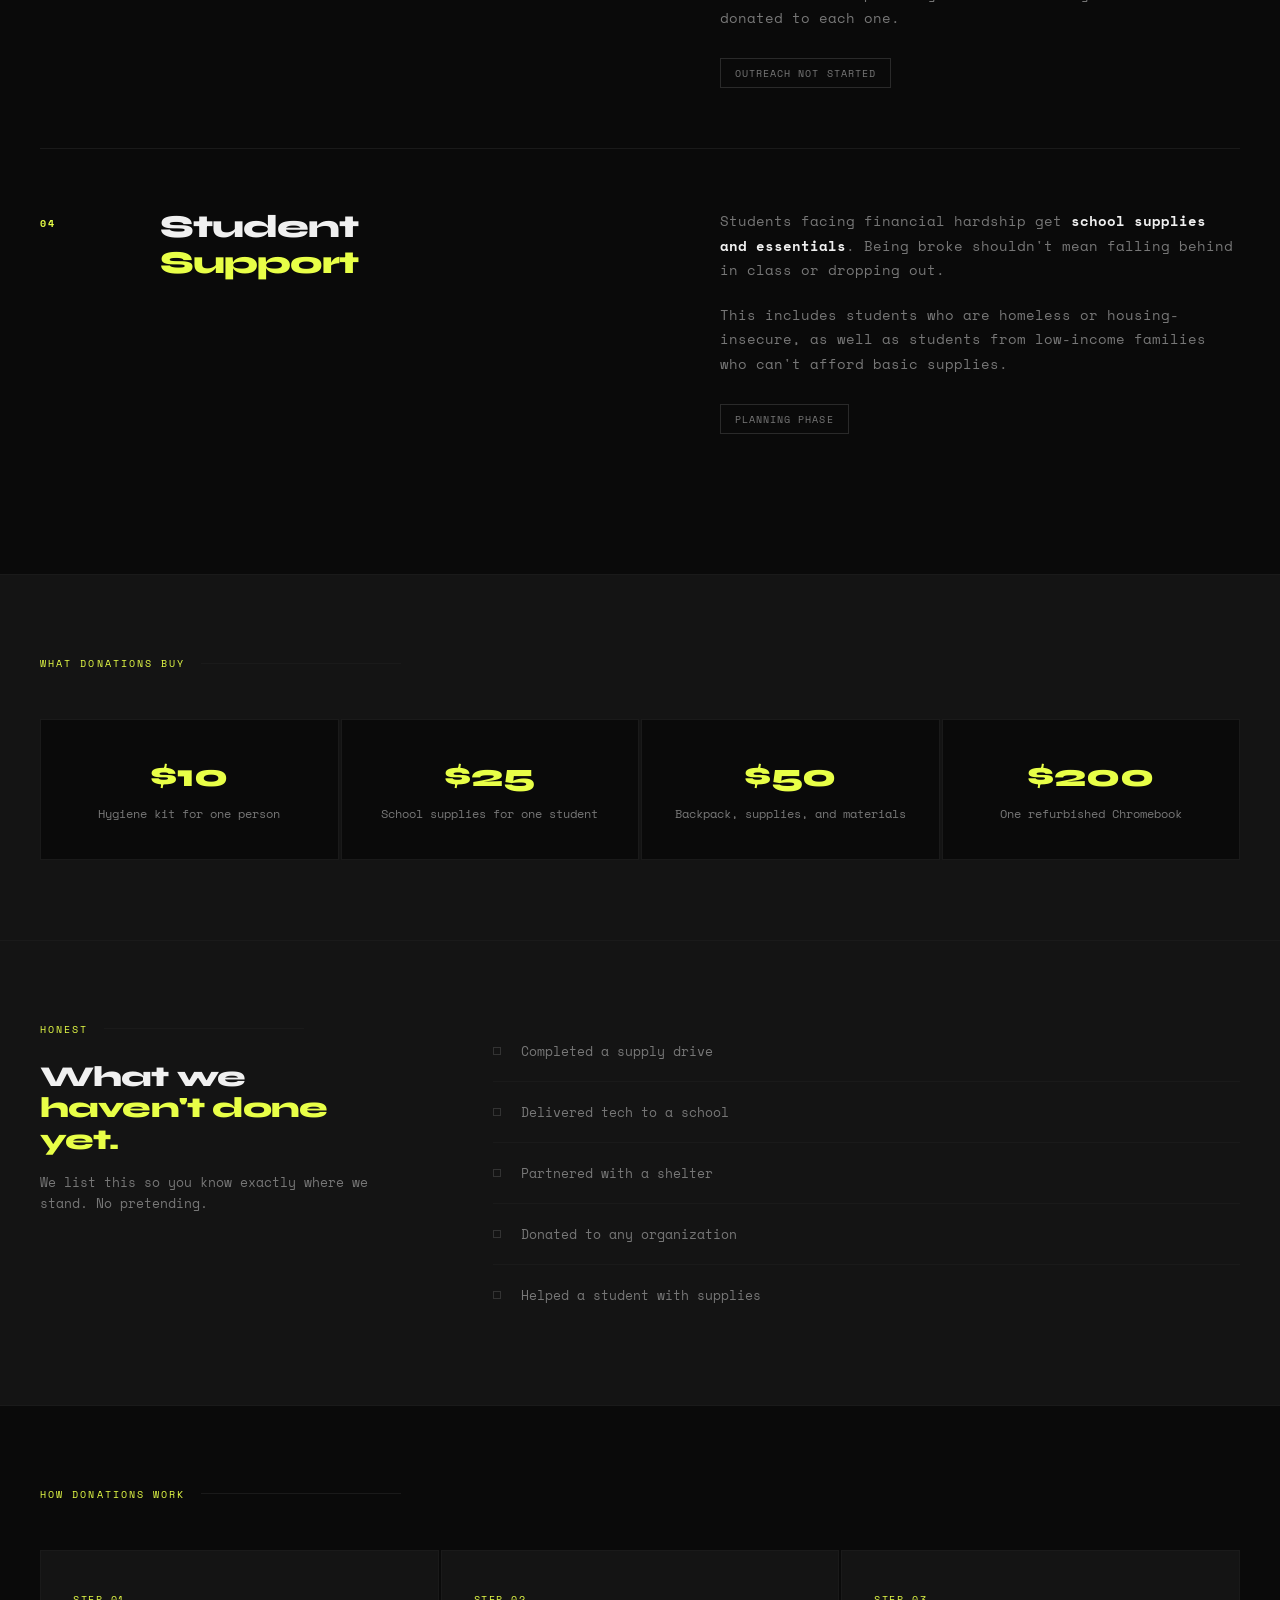
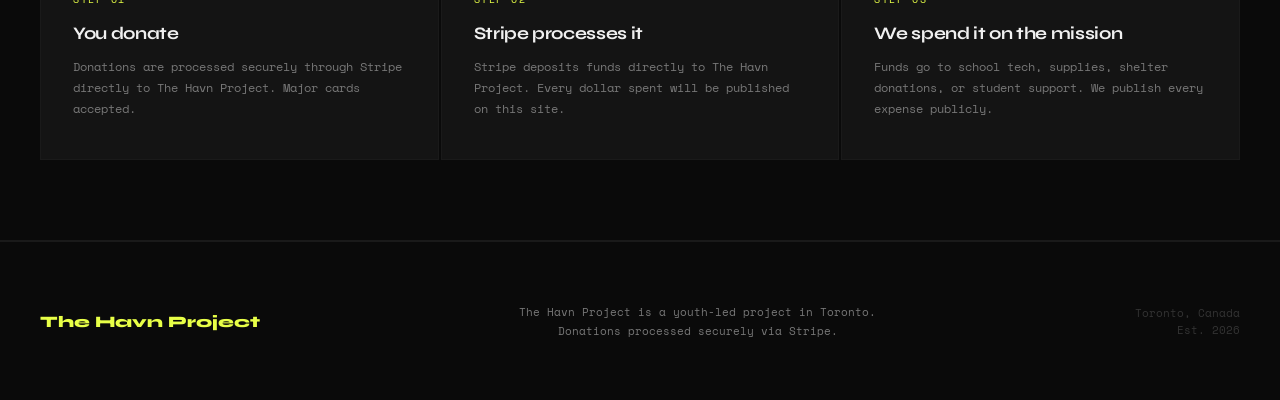
<file: what-we-do.html>
<!DOCTYPE html>
<html lang="en">
<head>
<meta charset="UTF-8">
<meta name="viewport" content="width=device-width, initial-scale=1.0">
<title>What We Do — The Havn Project</title>
<link href="https://fonts.googleapis.com/css2?family=Space+Mono:ital,wght@0,400;0,700;1,400&family=Syne:wght@400;700;800&display=swap" rel="stylesheet">
<link rel="stylesheet" href="shared.css">
<style>
  .pillars { padding:80px 40px; border-bottom:1px solid #1a1a1a; }
  .pillar { display:grid; grid-template-columns:80px 1fr 1fr; gap:40px; padding:60px 0; border-bottom:1px solid #1a1a1a; align-items:start; }
  .pillar:last-child { border-bottom:none; }
  .pillar-num { font-size:0.65rem; letter-spacing:0.15em; color:var(--yellow); font-weight:700; padding-top:6px; }
  .pillar-title { font-family:'Syne',sans-serif; font-size:2rem; font-weight:800; letter-spacing:-0.03em; line-height:1.1; }
  .pillar-title span { color:var(--yellow); display:block; }
  .pillar-right p { font-size:0.85rem; line-height:1.8; color:var(--text-dim); margin-bottom:20px; }
  .pillar-right p strong { color:var(--white); }
  .pillar-tag { display:inline-block; border:1px solid #2a2a2a; padding:6px 14px; font-size:0.65rem; letter-spacing:0.1em; text-transform:uppercase; color:var(--text-dim); margin-top:8px; }

  .not-yet { padding:80px 40px; background:var(--grey); border-bottom:1px solid #1a1a1a; }
  .not-yet-inner { display:grid; grid-template-columns:1fr 2fr; gap:80px; align-items:start; }
  .not-yet h2 { font-family:'Syne',sans-serif; font-size:1.8rem; font-weight:800; letter-spacing:-0.03em; line-height:1.1; }
  .not-yet h2 span { color:var(--yellow); }
  .not-list { display:flex; flex-direction:column; }
  .not-item { display:flex; align-items:center; gap:20px; padding:20px 0; border-bottom:1px solid #1a1a1a; font-size:0.82rem; color:var(--text-dim); }
  .not-item:last-child { border-bottom:none; }
  .not-icon { width:8px; height:8px; border:1px solid #333; flex-shrink:0; }

  .money { padding:80px 40px; border-bottom:1px solid #1a1a1a; }
  .money-grid { display:grid; grid-template-columns:repeat(3,1fr); gap:2px; margin-top:48px; }
  .money-card { border:1px solid #1a1a1a; padding:40px 32px; background:var(--grey); }
  .money-step { font-size:0.65rem; letter-spacing:0.15em; text-transform:uppercase; color:var(--yellow); margin-bottom:16px; }
  .money-title { font-family:'Syne',sans-serif; font-size:1.1rem; font-weight:700; margin-bottom:12px; letter-spacing:-0.02em; }
  .money-desc { font-size:0.78rem; color:var(--text-dim); line-height:1.7; }

  .impact { padding:80px 40px; background:var(--grey); border-bottom:1px solid #1a1a1a; }
  .impact-grid { display:grid; grid-template-columns:repeat(4,1fr); gap:2px; margin-top:48px; }
  .impact-card { background:var(--black); border:1px solid #1a1a1a; padding:36px 24px; text-align:center; }
  .impact-amount { font-family:'Syne',sans-serif; font-size:2rem; font-weight:800; color:var(--yellow); margin-bottom:10px; }
  .impact-desc { font-size:0.72rem; color:var(--text-dim); line-height:1.5; }

  @media (max-width:768px) {
    .pillars { padding:60px 20px; }
    .pillar { grid-template-columns:1fr; gap:20px; }
    .not-yet { padding:60px 20px; }
    .not-yet-inner { grid-template-columns:1fr; gap:40px; }
    .money { padding:60px 20px; }
    .money-grid { grid-template-columns:1fr; }
    .impact { padding:60px 20px; }
    .impact-grid { grid-template-columns:repeat(2,1fr); }
  }
</style>
<!-- PostHog Analytics -->
<script>
    !function(t,e){var o,n,p,r;e.__SV||(window.posthog && window.posthog.__loaded)||(window.posthog=e,e._i=[],e.init=function(i,s,a){function g(t,e){var o=e.split(".");2==o.length&&(t=t[o[0]],e=o[1]),t[e]=function(){t.push([e].concat(Array.prototype.slice.call(arguments,0)))}}(p=t.createElement("script")).type="text/javascript",p.crossOrigin="anonymous",p.async=!0,p.src=s.api_host.replace(".i.posthog.com","-assets.i.posthog.com")+"/static/array.js",(r=t.getElementsByTagName("script")[0]).parentNode.insertBefore(p,r);var u=e;for(void 0!==a?u=e[a]=[]:a="posthog",u.people=u.people||[],u.toString=function(t){var e="posthog";return"posthog"!==a&&(e+="."+a),t||(e+=" (stub)"),e},u.people.toString=function(){return u.toString(1)+".people (stub)"},o="fi init Oi Fi ft Ii Ai Ri capture calculateEventProperties Ni register register_once register_for_session unregister unregister_for_session Hi getFeatureFlag getFeatureFlagPayload getFeatureFlagResult isFeatureEnabled reloadFeatureFlags updateFlags updateEarlyAccessFeatureEnrollment getEarlyAccessFeatures on onFeatureFlags onSurveysLoaded onSessionId getSurveys getActiveMatchingSurveys renderSurvey displaySurvey cancelPendingSurvey canRenderSurvey canRenderSurveyAsync qi identify setPersonProperties group resetGroups setPersonPropertiesForFlags resetPersonPropertiesForFlags setGroupPropertiesForFlags resetGroupPropertiesForFlags reset get_distinct_id getGroups get_session_id get_session_replay_url alias set_config startSessionRecording stopSessionRecording sessionRecordingStarted captureException startExceptionAutocapture stopExceptionAutocapture loadToolbar get_property getSessionProperty zi Li createPersonProfile setInternalOrTestUser Bi $i Wi opt_in_capturing opt_out_capturing has_opted_in_capturing has_opted_out_capturing get_explicit_consent_status is_capturing clear_opt_in_out_capturing Mi debug bt ji getPageViewId captureTraceFeedback captureTraceMetric Si".split(" "),n=0;n<o.length;n++)g(u,o[n]);e._i.push([i,s,a])},e.__SV=1)}(document,window.posthog||[]);
    posthog.init('phc_44Ow1DHNtOGD7R5GnHWy58RMUoAfHniU2NkiRrVPaqj', {
        api_host: 'https://f.thealxlabs.ca', // your managed reverse proxy domain
        ui_host: 'https://us.posthog.com', // necessary because you're using a proxy, this way links will point back to PostHog properly
        defaults: '2026-01-30',
        person_profiles: 'always', // or 'always' to create profiles for anonymous users as well
    })
</script>
</head>
</head>
<body>

<nav>
  <a href="index.html" class="nav-logo">The Havn Project</a>
  <ul class="nav-links">
    <li><a href="index.html">Home</a></li>
    <li><a href="about.html">About</a></li>
    <li><a href="what-we-do.html" class="active">What We Do</a></li>
    <li><a href="donate.html">Donate</a></li>
    <li><a href="contact.html">Contact</a></li>
  </ul>
  <a href="donate.html" class="nav-cta">Donate</a>
</nav>

<div class="page-header">
  <div class="page-header-grid"></div>
  <p class="page-tag">Our Work</p>
  <h1 class="page-title">What The Havn<br><span>Project does.</span></h1>
  <p class="page-subtitle">Four focus areas. All starting in Toronto. All built to be honest about where we are.</p>
</div>

<section class="pillars">
  <div class="section-label">Focus areas</div>

  <div class="pillar">
    <div class="pillar-num">01</div>
    <div class="pillar-title">Food &<br><span>Supplies</span></div>
    <div class="pillar-right">
      <p>We organize supply drives and purchase <strong>food, hygiene kits, and warm clothing</strong> for homeless individuals in Toronto. Distributed directly — no middleman.</p>
      <p>This is the most immediate thing we can do. Someone needs a meal or a warm jacket — we get it to them. No bureaucracy, no waiting list.</p>
      <span class="pillar-tag">Planning first drive</span>
    </div>
  </div>

  <div class="pillar">
    <div class="pillar-num">02</div>
    <div class="pillar-title">School Tech<br><span>& Supplies</span></div>
    <div class="pillar-right">
      <p>We donate <strong>computers, Chromebooks, and school supplies</strong> to under-resourced schools in Toronto. Many schools have aging buildings and outdated technology — students deserve better tools to learn with.</p>
      <p>We work directly with school administrations to understand what they actually need, then raise funds and deliver. No guessing, no wasted resources.</p>
      <span class="pillar-tag">Planning first delivery</span>
    </div>
  </div>

  <div class="pillar">
    <div class="pillar-num">03</div>
    <div class="pillar-title">Shelter<br><span>Fundraising</span></div>
    <div class="pillar-right">
      <p>We raise funds and donate to <strong>vetted shelters in Toronto</strong>. Shelters have been doing this work for years — we're not here to compete with them, we're here to send them more resources.</p>
      <p>We haven't partnered with any shelters yet. When we do, we'll list them publicly and show exactly how much we've donated to each one.</p>
      <span class="pillar-tag">Outreach not started</span>
    </div>
  </div>

  <div class="pillar">
    <div class="pillar-num">04</div>
    <div class="pillar-title">Student<br><span>Support</span></div>
    <div class="pillar-right">
      <p>Students facing financial hardship get <strong>school supplies and essentials</strong>. Being broke shouldn't mean falling behind in class or dropping out.</p>
      <p>This includes students who are homeless or housing-insecure, as well as students from low-income families who can't afford basic supplies.</p>
      <span class="pillar-tag">Planning phase</span>
    </div>
  </div>
</section>

<section class="impact">
  <div class="section-label">What donations buy</div>
  <div class="impact-grid">
    <div class="impact-card">
      <div class="impact-amount">$10</div>
      <p class="impact-desc">Hygiene kit for one person</p>
    </div>
    <div class="impact-card">
      <div class="impact-amount">$25</div>
      <p class="impact-desc">School supplies for one student</p>
    </div>
    <div class="impact-card">
      <div class="impact-amount">$50</div>
      <p class="impact-desc">Backpack, supplies, and materials</p>
    </div>
    <div class="impact-card">
      <div class="impact-amount">$200</div>
      <p class="impact-desc">One refurbished Chromebook</p>
    </div>
  </div>
</section>

<section class="not-yet">
  <div class="not-yet-inner">
    <div>
      <div class="section-label" style="margin-bottom:24px;">Honest</div>
      <h2>What we<br><span>haven't done yet.</span></h2>
      <p style="margin-top:16px;font-size:0.8rem;color:var(--text-dim);line-height:1.7;">We list this so you know exactly where we stand. No pretending.</p>
    </div>
    <div class="not-list">
      <div class="not-item"><div class="not-icon"></div>Completed a supply drive</div>
      <div class="not-item"><div class="not-icon"></div>Delivered tech to a school</div>
      <div class="not-item"><div class="not-icon"></div>Partnered with a shelter</div>
      <div class="not-item"><div class="not-icon"></div>Donated to any organization</div>
      <div class="not-item"><div class="not-icon"></div>Helped a student with supplies</div>
      
    </div>
  </div>
</section>

<section class="money">
  <div class="section-label">How donations work</div>
  <div class="money-grid">
    <div class="money-card">
      <div class="money-step">Step 01</div>
      <div class="money-title">You donate</div>
      <p class="money-desc">Donations are processed securely through Stripe directly to The Havn Project. Major cards accepted.</p>
    </div>
    <div class="money-card">
      <div class="money-step">Step 02</div>
      <div class="money-title">Stripe processes it</div>
      <p class="money-desc">Stripe deposits funds directly to The Havn Project. Every dollar spent will be published on this site.</p>
    </div>
    <div class="money-card">
      <div class="money-step">Step 03</div>
      <div class="money-title">We spend it on the mission</div>
      <p class="money-desc">Funds go to school tech, supplies, shelter donations, or student support. We publish every expense publicly.</p>
    </div>
  </div>
</section>

<footer>
  <a href="index.html" class="footer-logo">The Havn Project</a>
  <div class="footer-note">The Havn Project is a youth-led project in Toronto.<br>Donations processed securely via Stripe. </div>
  <div class="footer-right">Toronto, Canada<br>Est. 2026</div>
</footer>

</body>
</html>
</file>
<file: shared.css>
*, *::before, *::after { box-sizing: border-box; margin: 0; padding: 0; }

:root {
  --black: #0a0a0a;
  --yellow: #e8ff47;
  --white: #f0f0f0;
  --grey: #141414;
  --mid: #2a2a2a;
  --text-dim: #777;
}

html { scroll-behavior: smooth; }

body {
  background: var(--black);
  color: var(--white);
  font-family: 'Space Mono', monospace;
  overflow-x: hidden;
  cursor: crosshair;
}

nav {
  position: fixed;
  top: 0; left: 0; right: 0;
  z-index: 100;
  display: flex;
  align-items: center;
  justify-content: space-between;
  padding: 20px 40px;
  border-bottom: 1px solid #1a1a1a;
  background: rgba(10,10,10,0.96);
  backdrop-filter: blur(8px);
}

.nav-logo {
  font-family: 'Syne', sans-serif;
  font-weight: 800;
  font-size: 1.15rem;
  letter-spacing: -0.02em;
  color: var(--yellow);
  text-decoration: none;
}

.nav-links { display: flex; gap: 32px; list-style: none; }
.nav-links a { color: var(--text-dim); text-decoration: none; font-size: 0.72rem; letter-spacing: 0.1em; text-transform: uppercase; transition: color 0.2s; }
.nav-links a:hover, .nav-links a.active { color: var(--yellow); }

.nav-cta {
  background: var(--yellow); color: var(--black); border: none;
  padding: 10px 20px; font-family: 'Space Mono', monospace;
  font-size: 0.72rem; font-weight: 700; text-transform: uppercase;
  letter-spacing: 0.08em; cursor: crosshair; text-decoration: none;
  transition: opacity 0.2s;
}
.nav-cta:hover { opacity: 0.85; }

.btn-primary {
  background: var(--yellow); color: var(--black); padding: 14px 28px;
  font-family: 'Space Mono', monospace; font-size: 0.8rem; font-weight: 700;
  text-transform: uppercase; letter-spacing: 0.08em; text-decoration: none;
  display: inline-block; transition: opacity 0.2s; cursor: crosshair;
}
.btn-primary:hover { opacity: 0.85; }

.btn-ghost {
  border: 1px solid #2a2a2a; color: var(--text-dim); padding: 14px 28px;
  font-family: 'Space Mono', monospace; font-size: 0.8rem;
  text-transform: uppercase; letter-spacing: 0.08em; text-decoration: none;
  display: inline-block; transition: border-color 0.2s, color 0.2s; cursor: crosshair;
}
.btn-ghost:hover { border-color: var(--yellow); color: var(--yellow); }

.page-header {
  padding: 160px 40px 80px; border-bottom: 1px solid #1a1a1a;
  position: relative; overflow: hidden;
}
.page-header-grid {
  position: absolute; inset: 0;
  background-image: linear-gradient(rgba(232,255,71,0.025) 1px, transparent 1px), linear-gradient(90deg, rgba(232,255,71,0.025) 1px, transparent 1px);
  background-size: 60px 60px; pointer-events: none;
}
.page-tag { font-size: 0.65rem; letter-spacing: 0.2em; text-transform: uppercase; color: var(--yellow); margin-bottom: 20px; opacity: 0; animation: fadeUp 0.5s ease 0.1s forwards; }
.page-title { font-family: 'Syne', sans-serif; font-weight: 800; font-size: clamp(2.5rem, 7vw, 6rem); letter-spacing: -0.04em; line-height: 0.95; opacity: 0; animation: fadeUp 0.5s ease 0.2s forwards; }
.page-title span { color: var(--yellow); }
.page-subtitle { margin-top: 24px; font-size: 0.88rem; color: var(--text-dim); max-width: 480px; line-height: 1.7; opacity: 0; animation: fadeUp 0.5s ease 0.3s forwards; }

.section-label {
  font-size: 0.65rem; letter-spacing: 0.2em; text-transform: uppercase;
  color: var(--yellow); margin-bottom: 48px; display: flex; align-items: center; gap: 16px;
}
.section-label::after { content: ''; flex: 1; height: 1px; background: #1a1a1a; max-width: 200px; }

footer {
  padding: 60px 40px; border-top: 1px solid #1a1a1a;
  display: flex; align-items: center; justify-content: space-between; gap: 40px;
}
.footer-logo { font-family: 'Syne', sans-serif; font-weight: 800; font-size: 1rem; color: var(--yellow); text-decoration: none; flex-shrink: 0; }
.footer-note { font-size: 0.7rem; color: var(--text-dim); line-height: 1.7; text-align: center; }
.footer-note a { color: var(--yellow); text-decoration: none; }
.footer-note a:hover { text-decoration: underline; }
.footer-right { font-size: 0.7rem; color: #333; text-align: right; flex-shrink: 0; }

@keyframes fadeUp { from { opacity: 0; transform: translateY(20px); } to { opacity: 1; transform: translateY(0); } }
@keyframes ticker { from { transform: translateX(0); } to { transform: translateX(-50%); } }
@keyframes scrollPulse { 0%, 100% { opacity: 0.3; } 50% { opacity: 1; } }

@media (max-width: 768px) {
  nav { padding: 16px 20px; }
  .nav-links { display: none; }
  .page-header { padding: 120px 20px 60px; }
  footer { flex-direction: column; text-align: center; padding: 40px 20px; }
  .footer-right { text-align: center; }
}
</file>
